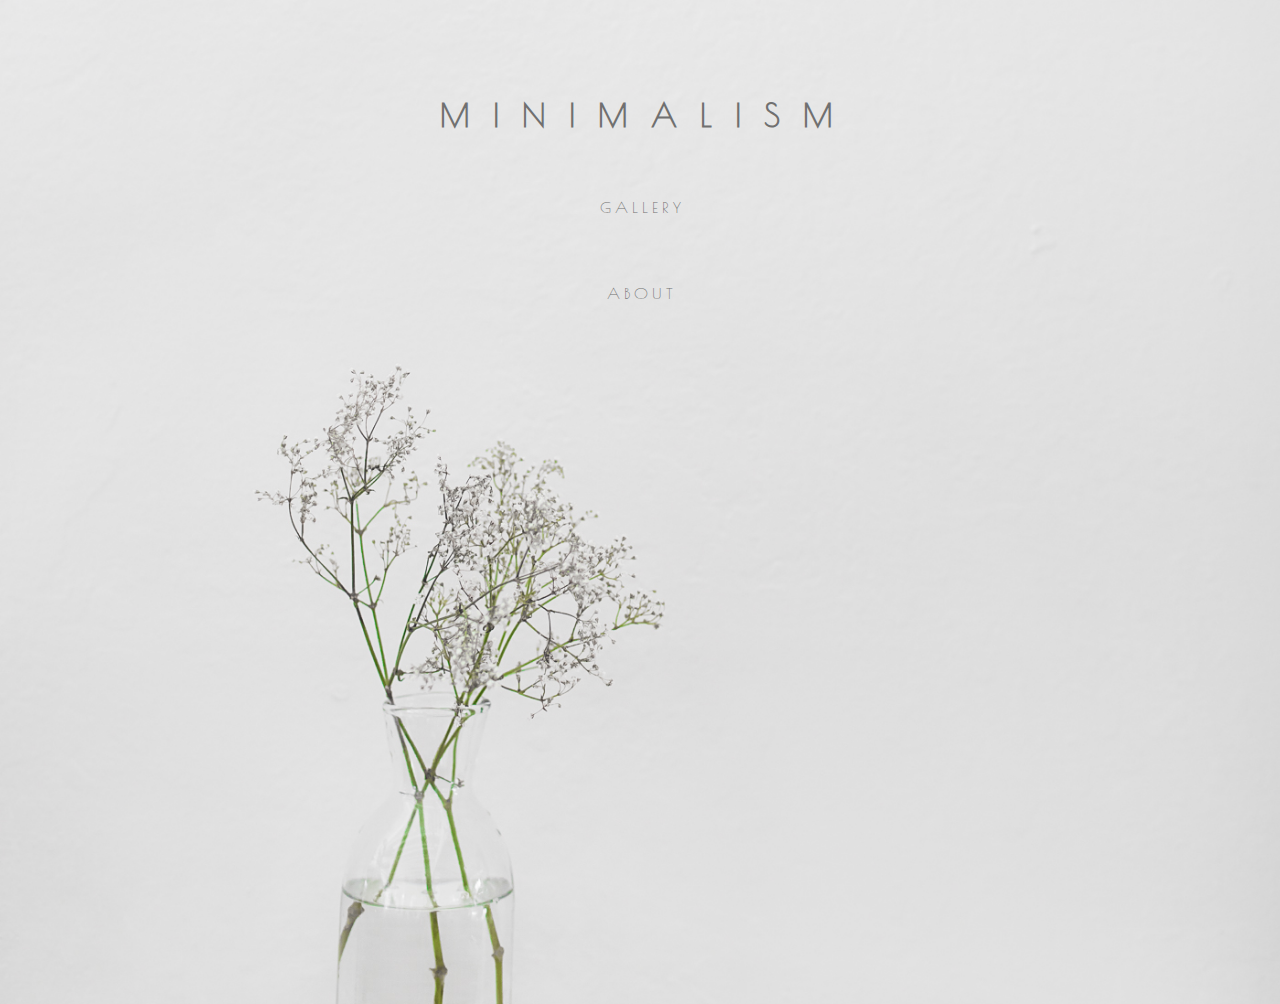
<file: minimalist code/index.html>
<!DOCTYPE html>

<html>
	
	<head>
		<title>MINIMALISM</title>
		<meta id="meta" name="viewport" content="width=device-width, initial-scale=1.0" />
		<link rel="stylesheet" text="css" href="styles.css">
		<link href="https://fonts.googleapis.com/css?family=Poiret+One" rel="stylesheet">
	</head>
	<body class="background1">
		<div>
		<header>
				<a href="index.html">
				<h1>M I N I M A L I S M</h1>
				</a>
			<nav>
				<a href="gallery.html">
				<p>G A L L E R Y</p>
				</a>
				<br><br>
				<a href="about.html">
				<p>A B O U T</p>
				</a>
			</nav>
		</header>
		</div>
	</body>
</html>
</file>
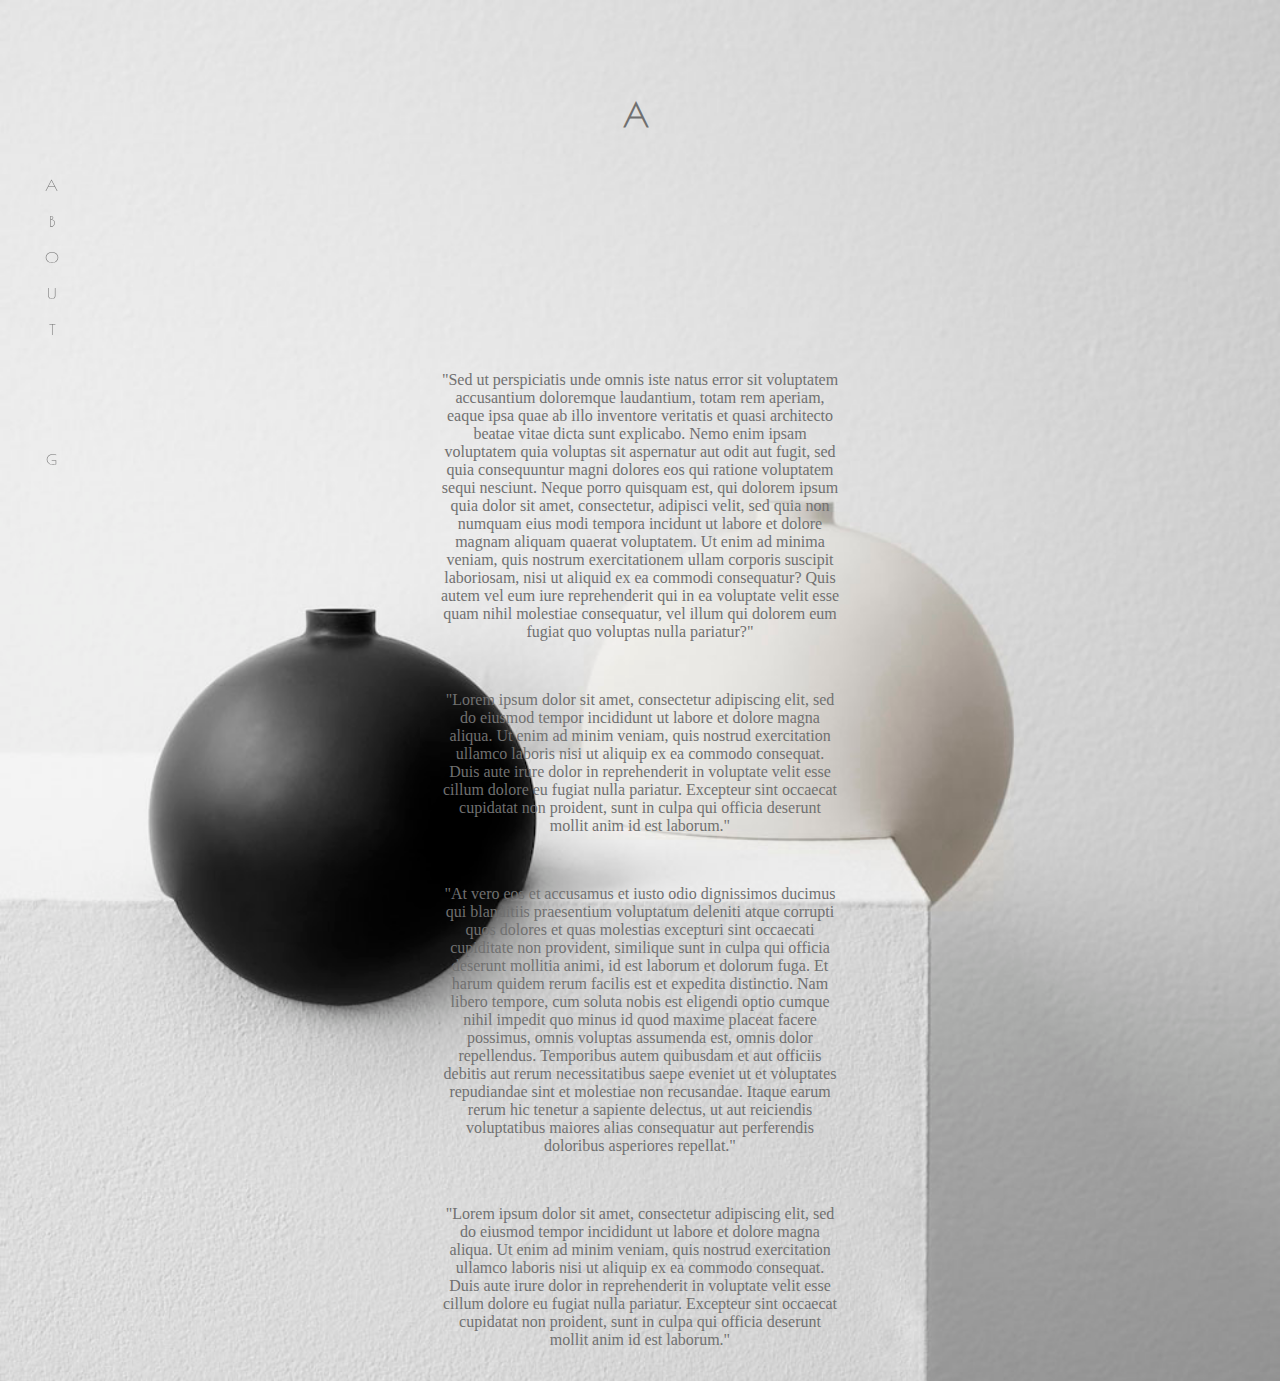
<file: minimalist code/about.html>
<!DOCTYPE html>

<html>
	<head>
		<title>MINIMALISM</title>
		<meta id="meta" name="viewport" content="width=device-width, initial-scale=1.0" />
		<link rel="stylesheet" text="css" href="styles.css">
		<link href="https://fonts.googleapis.com/css?family=Poiret+One" rel="stylesheet">
	</head>
	<body class="background3">
		<div>
		<header>
				<a href="index.html">
				<h1>A</h1>
				</a>
			<nav class="float">
				<a href="about.html">
				<p class="left">A B O U T</p>
				</a>
				<a href="gallery.html">
				<p class="left">G</p>
				</a>
			</nav>
		</header>
		</div>
		<br><br><br><br><br><br><br><br><br><br><br><br>
		<div>
			<p>"Sed ut perspiciatis unde omnis iste natus error sit voluptatem accusantium doloremque laudantium, totam rem aperiam, eaque ipsa quae ab illo inventore veritatis et quasi architecto beatae vitae dicta sunt explicabo. Nemo enim ipsam voluptatem quia voluptas sit aspernatur aut odit aut fugit, sed quia consequuntur magni dolores eos qui ratione voluptatem sequi nesciunt. Neque porro quisquam est, qui dolorem ipsum quia dolor sit amet, consectetur, adipisci velit, sed quia non numquam eius modi tempora incidunt ut labore et dolore magnam aliquam quaerat voluptatem. Ut enim ad minima veniam, quis nostrum exercitationem ullam corporis suscipit laboriosam, nisi ut aliquid ex ea commodi consequatur? Quis autem vel eum iure reprehenderit qui in ea voluptate velit esse quam nihil molestiae consequatur, vel illum qui dolorem eum fugiat quo voluptas nulla pariatur?"</P>
			<br>
			<p>"Lorem ipsum dolor sit amet, consectetur adipiscing elit, sed do eiusmod tempor incididunt ut labore et dolore magna aliqua. Ut enim ad minim veniam, quis nostrud exercitation ullamco laboris nisi ut aliquip ex ea commodo consequat. Duis aute irure dolor in reprehenderit in voluptate velit esse cillum dolore eu fugiat nulla pariatur. Excepteur sint occaecat cupidatat non proident, sunt in culpa qui officia deserunt mollit anim id est laborum."</p>
			<br>
			<p>"At vero eos et accusamus et iusto odio dignissimos ducimus qui blanditiis praesentium voluptatum deleniti atque corrupti quos dolores et quas molestias excepturi sint occaecati cupiditate non provident, similique sunt in culpa qui officia deserunt mollitia animi, id est laborum et dolorum fuga. Et harum quidem rerum facilis est et expedita distinctio. Nam libero tempore, cum soluta nobis est eligendi optio cumque nihil impedit quo minus id quod maxime placeat facere possimus, omnis voluptas assumenda est, omnis dolor repellendus. Temporibus autem quibusdam et aut officiis debitis aut rerum necessitatibus saepe eveniet ut et voluptates repudiandae sint et molestiae non recusandae. Itaque earum rerum hic tenetur a sapiente delectus, ut aut reiciendis voluptatibus maiores alias consequatur aut perferendis doloribus asperiores repellat."</p>
			<br>
			<p>"Lorem ipsum dolor sit amet, consectetur adipiscing elit, sed do eiusmod tempor incididunt ut labore et dolore magna aliqua. Ut enim ad minim veniam, quis nostrud exercitation ullamco laboris nisi ut aliquip ex ea commodo consequat. Duis aute irure dolor in reprehenderit in voluptate velit esse cillum dolore eu fugiat nulla pariatur. Excepteur sint occaecat cupidatat non proident, sunt in culpa qui officia deserunt mollit anim id est laborum."</p>
		</div>
	</body>
</html>
</file>
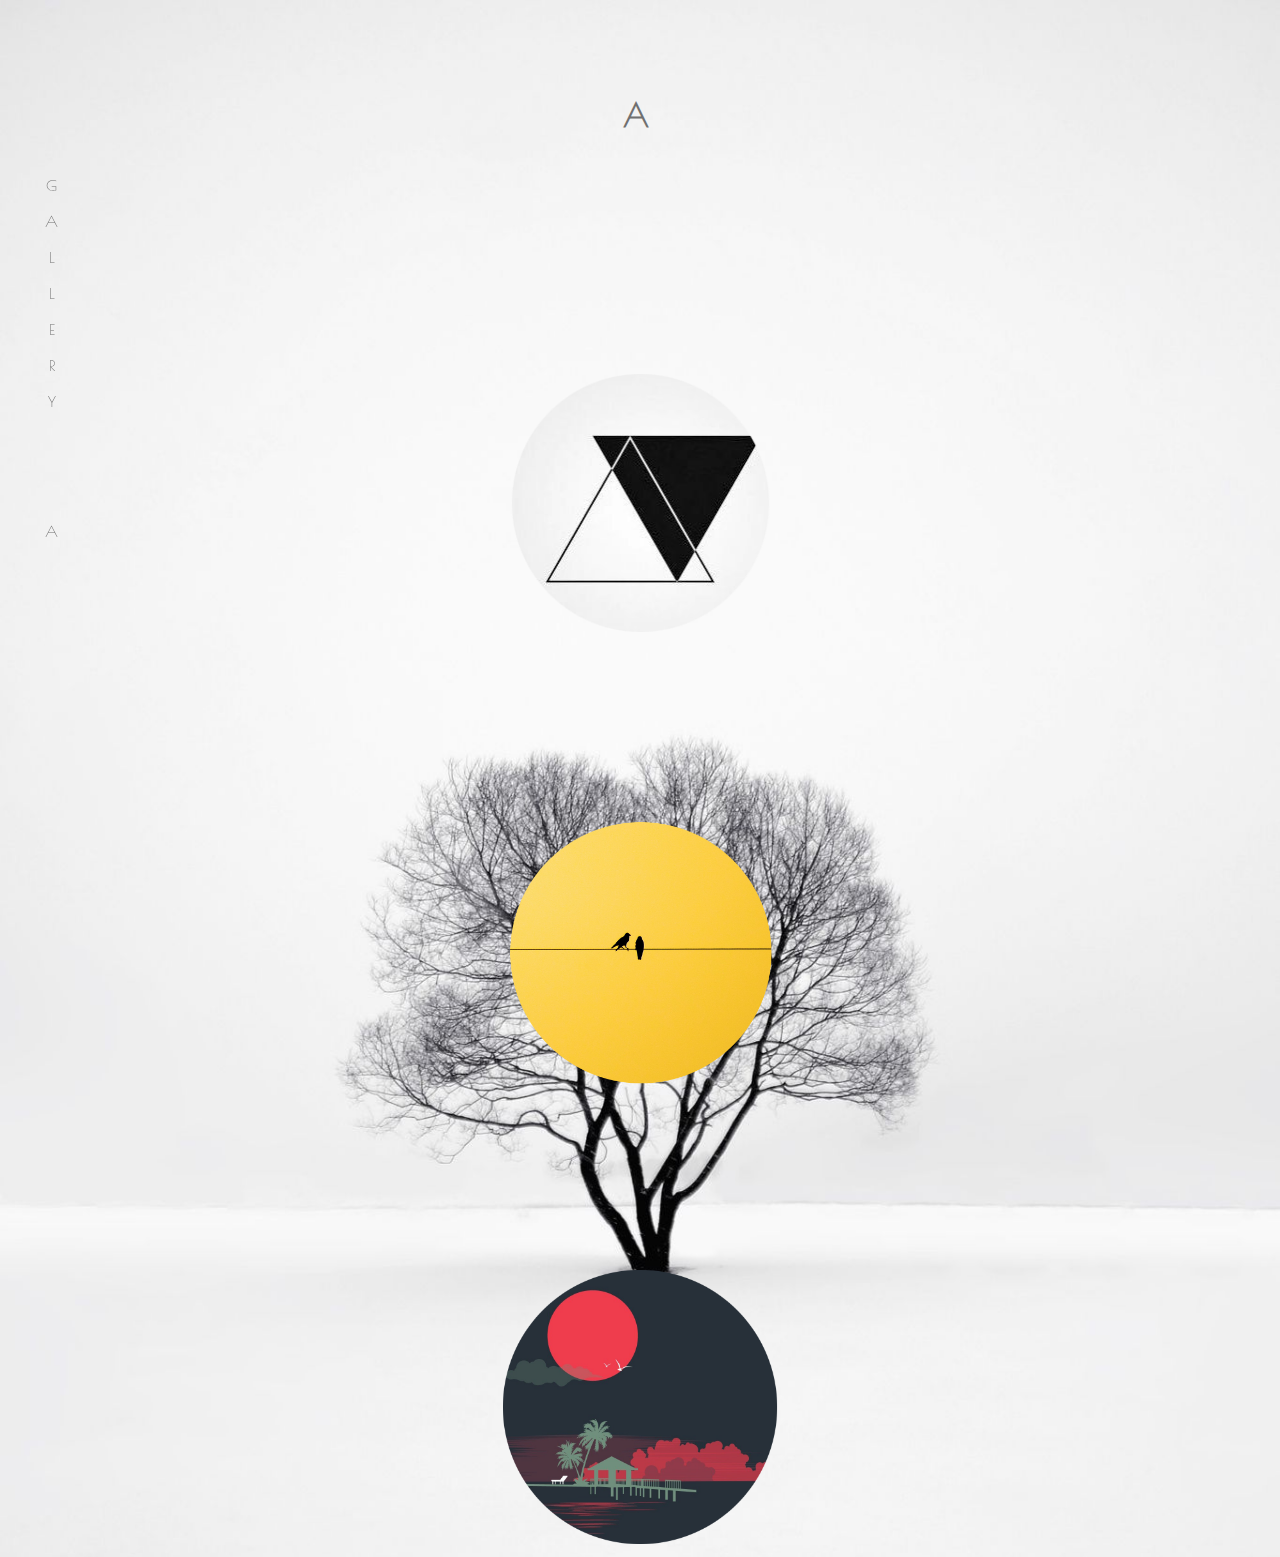
<file: minimalist code/gallery.html>
<!DOCTYPE html>

<html>
	<head>
		<title>MINIMALISM</title>
		<meta id="meta" name="viewport" content="width=device-width, initial-scale=1.0" />
		<link rel="stylesheet" text="css" href="styles.css">
		<link href="https://fonts.googleapis.com/css?family=Poiret+One" rel="stylesheet">
	</head>
	<body class="background2">
		<div>
		<header>
				<a href="index.html">
				<h1>A</h1>
				</a>
			<nav class="float">
				<a href="gallery.html">
				<p class="left">G A L L E R Y</p>
				</a>
				<a href="about.html">
				<p class="left">A</p>
				</a>
			</nav>
		</header>
		<br><br><br>
		</div>
		<img src="pictures/1.png" class="circle">
		
		<img src="pictures/2.png" class="circle">
		
		<img src="pictures/3.png" class="circle">
	</body>
</html>
</file>
<file: minimalist code/styles.css>
header a {
	text-decoration: none;
}

h1 {
	font-family: 'Poiret One';
	margin-top: 3em;
	color: #707070;
	text-align: center;
	letter-spacing: .25em;
}

nav {
	margin-top: 4em;
	font-family: 'Poiret One';
	color: #707070;
	text-align: center;
}

.float {
	position: fixed;
	top: 0;
	left: 0;
}

nav a {
	text-decoration: none;
	color: #707070;
}

nav a:visited{
	color: #707070;
}

nav a:hover{
	color: #000000;
}

.background1 {
	background-image: url("pictures/back1.png");
	background-size: cover;
	background-repeat: no-repeat;
	height: 100vh;
}

.background2 {
	background-image: url("pictures/back2.jpg");
	background-size: cover;
	background-repeat: no-repeat;
	display: block;
	margin: auto;
}

.background3 {
	background-image: url("pictures/back3.jpg");
	background-size: cover;
	background-repeat: no-repeat;
	display: block;
	margin: auto;
}

.left {
	writing-mode: vertical-rl;
	text-orientation: upright;
	margin: 1em;
	margin-top: 7em;
}

p {
	text-align: center;
	display: block;
	margin: auto;
	width: 90%;
	max-width: 400px;
	color: #707070;
	margin-bottom: 2em;
}

.circle {
	display: block;
	margin: auto;
	size: auto;
	width: 100%;
	max-width: 300px;
	margin-top: 10em;
}



@media only screen and (max-width: 320px) {
	
	h1 {
		font-size: 1em;
	}
	
	.left {
		writing-mode: horizontal-tb;
		margin: 1em;
		margin-top: 7em;
	}
	
	.float {
		text-align: center;
		position: relative;
	
	
}
</file>
